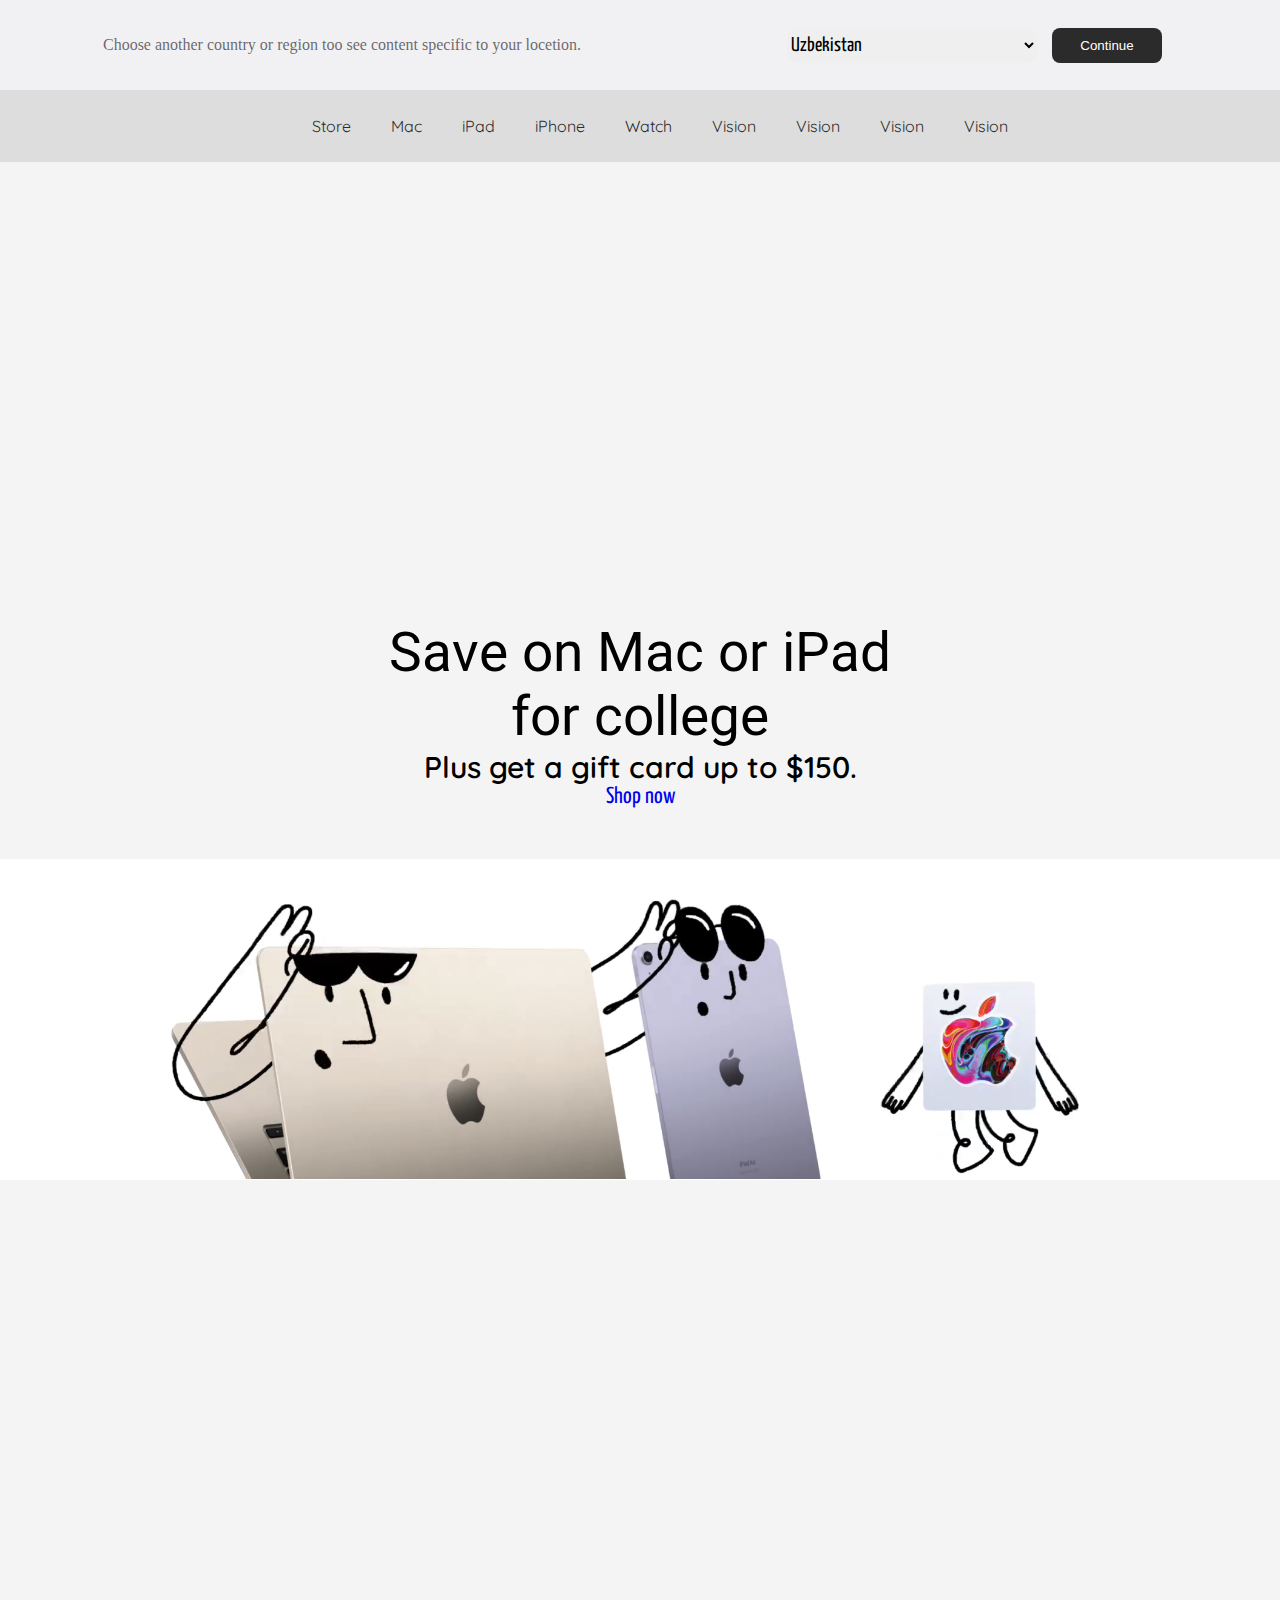
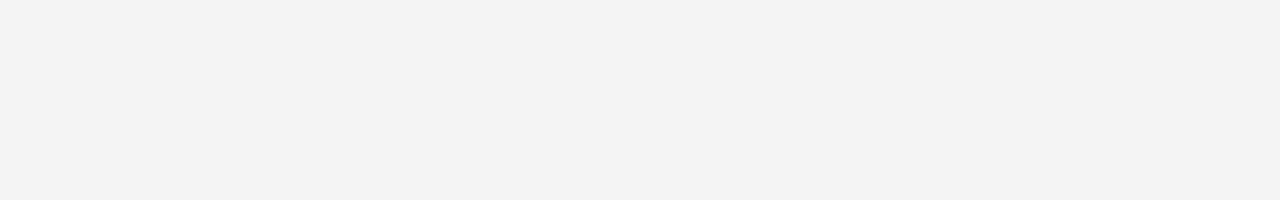
<file: hom_apple/index.html>
<!DOCTYPE html>
<html lang="en">
<head>
    <meta charset="UTF-8">
    <meta http-equiv="X-UA-Compatible" content="IE=edge">
    <meta name="viewport" content="width=device-width, initial-scale=1.0">
    <title>Document</title>
    <link rel="stylesheet" href="style.css">
    <link rel="stylesheet" href="https://cdnjs.cloudflare.com/ajax/libs/font-awesome/6.4.2/css/all.min.css" integrity="sha512-z3gLpd7yknf1YoNbCzqRKc4qyor8gaKU1qmn+CShxbuBusANI9QpRohGBreCFkKxLhei6S9CQXFEbbKuqLg0DA==" crossorigin="anonymous" referrerpolicy="no-referrer" />
</head>
<body>
    <div class="ota">
    <div class="navbarota">
        <div class="navbar">
            <div class="logo">
                <p>Choose another country or region too see content specific to your locetion.</p>
               
            </div>
            <div class="inpt">
                <label for="pets">
                    <i class="fa-solid fa-check"></i>
                <select name="pet" id="pets">
                 
              <option value="" >   Uzbekistan</option>
             <option value="Russia">Russia</option>
             <option value="English">English</option>
      
                </select>
            </label>
             
              
                <button>Continue</button>
             
                  <a href="#"><i class="fa-solid fa-xmark"></i></a>
            </div>
        </div>
        <div class="nav1">
            <ul>
                <li><i class="fa-brands fa-apple"></i></li>
                <li class="nav_item ho"><a href="./store.html" class="nav_link">Store</a></li>

                <li class="nav_item"><a href="./mac.html" class="nav_link">Mac</a></li>
                 
                <li class="nav_item"><a href="#" class="nav_link">iPad</a></li>

                <li class="nav_item"><a href="#" class="nav_link">iPhone</a></li>

                <li class="nav_item"><a href="#" class="nav_link">Watch</a></li>

                <li class="nav_item"><a href="#" class="nav_link">Vision</a></li>

                <li class="nav_item"><a href="#" class="nav_link">Vision</a></li>

                <li class="nav_item"><a href="#" class="nav_link">Vision</a></li>

                <li class="nav_item"><a href="#" class="nav_link">Vision</a></li>

            </ul>
        </div>
    </div>
      <div class="pej1">
        
        <div class="boss">
            <div class="container">
                <div class="text">
                    <h1>Save on Mac or iPad <br> for college</h1>
                    <p>Plus get a gift card up to $150.</p> 
                    <a href="#"> Shop now 
                        <i class="fa-solid fa-greater-than"></i>
                    </a>
                </div>
            </div>
            <div class="janob">
                <video src="bts-header-video-202306.mp4" muted autoplay lop></video>
            </div>
        </div>

        
       
      </div>
    </div>
</body>
</html>
</file>
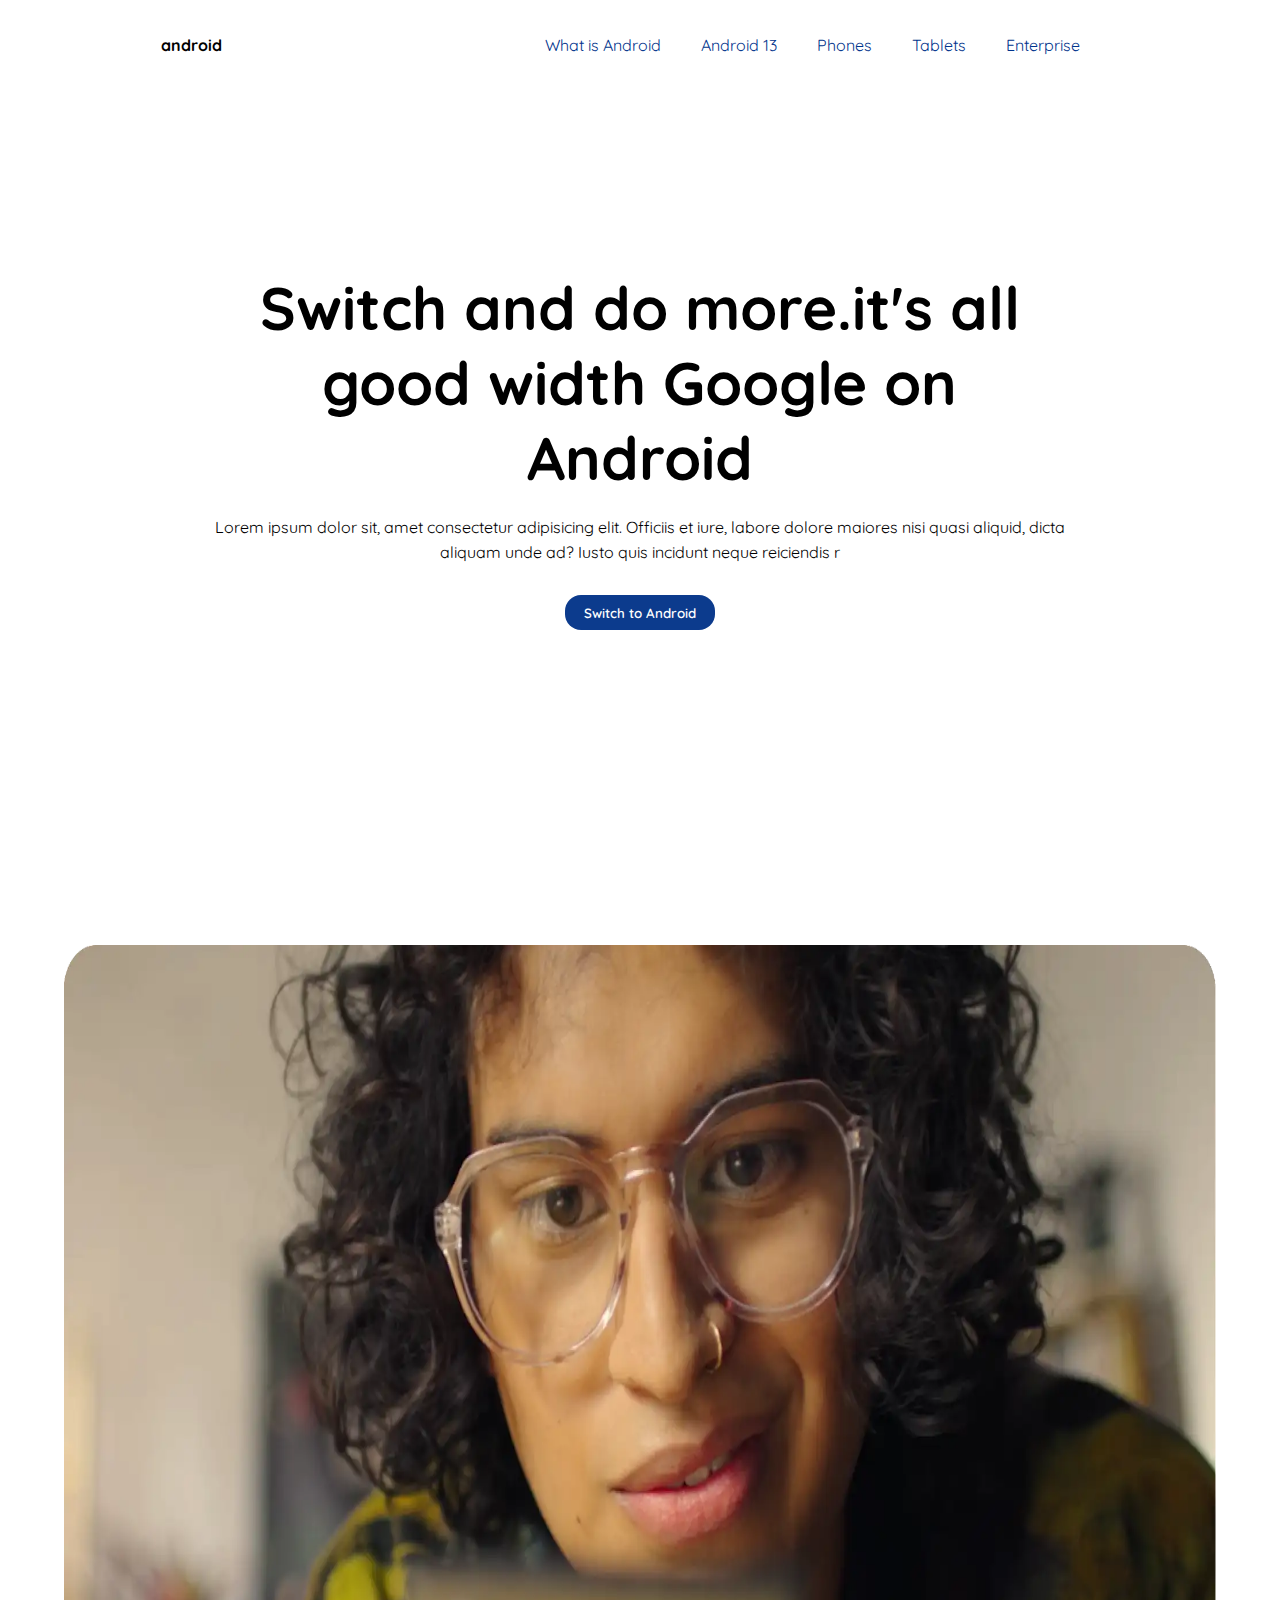
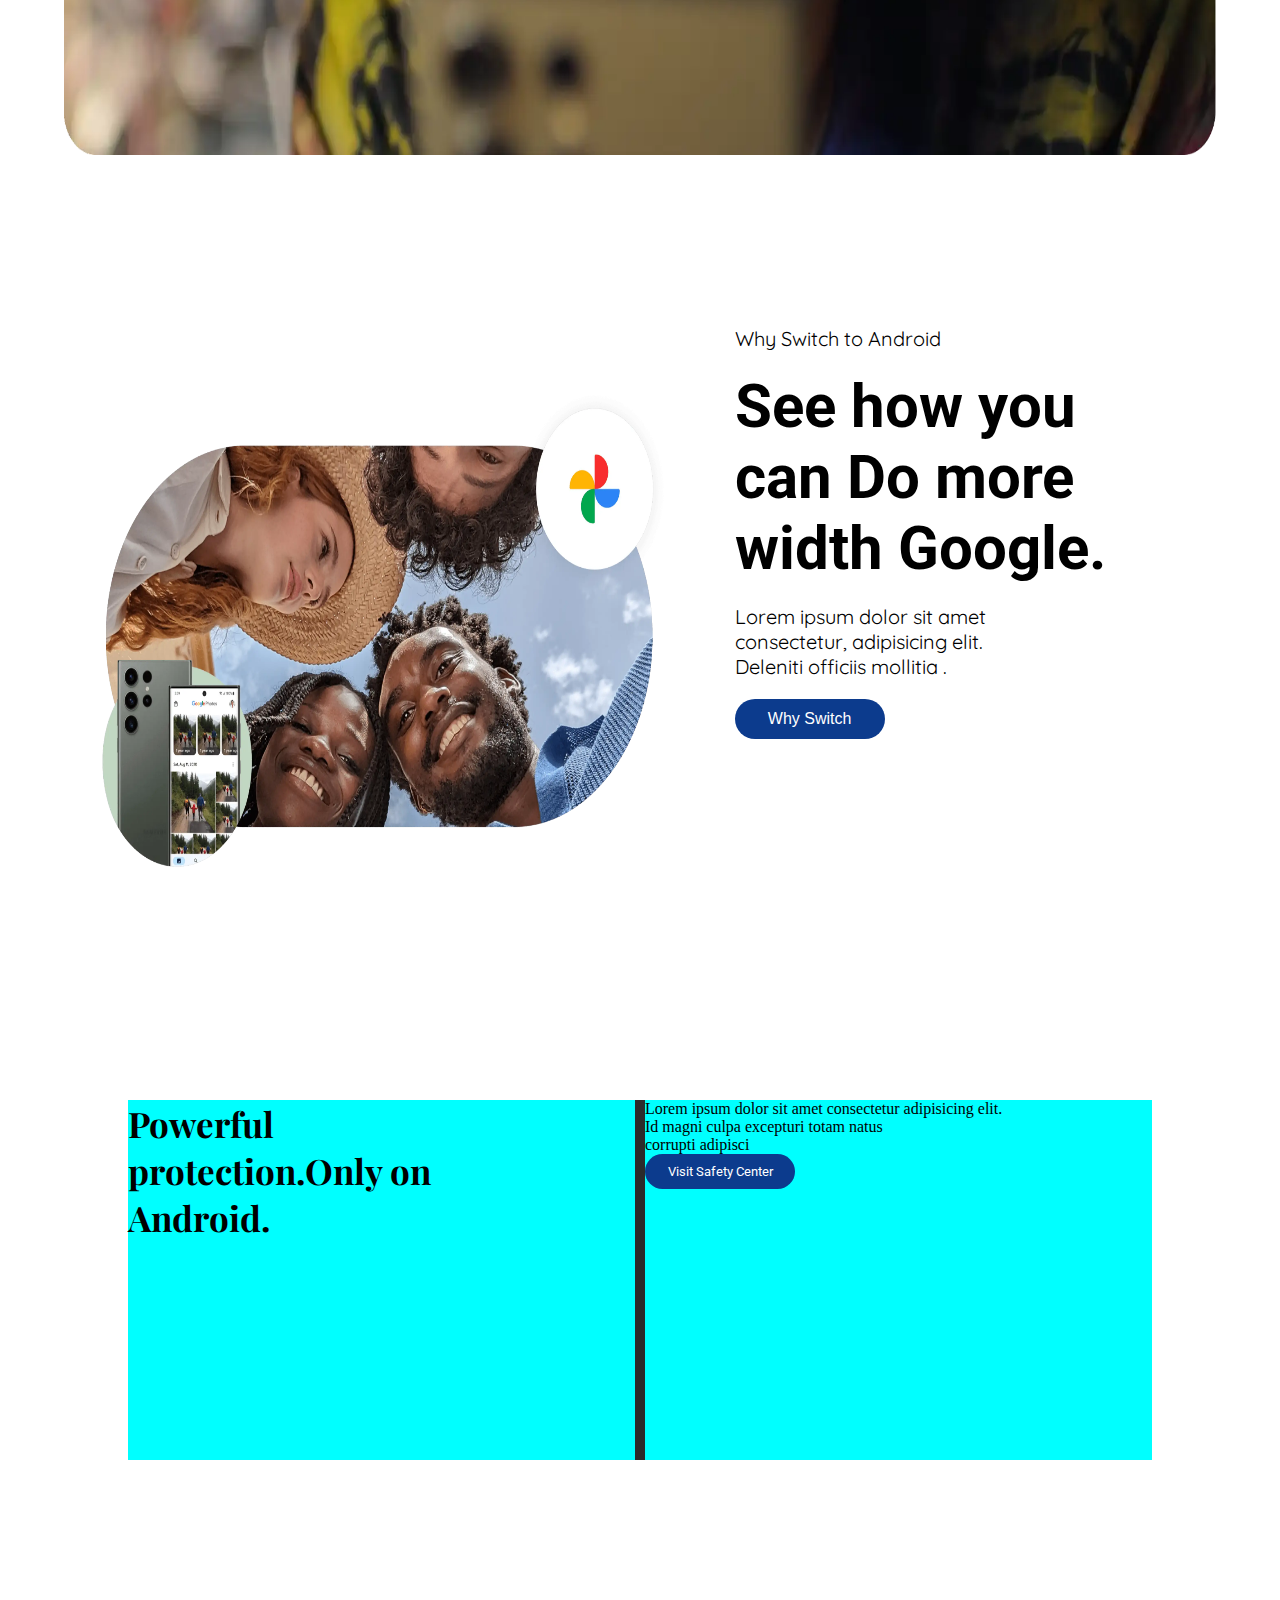
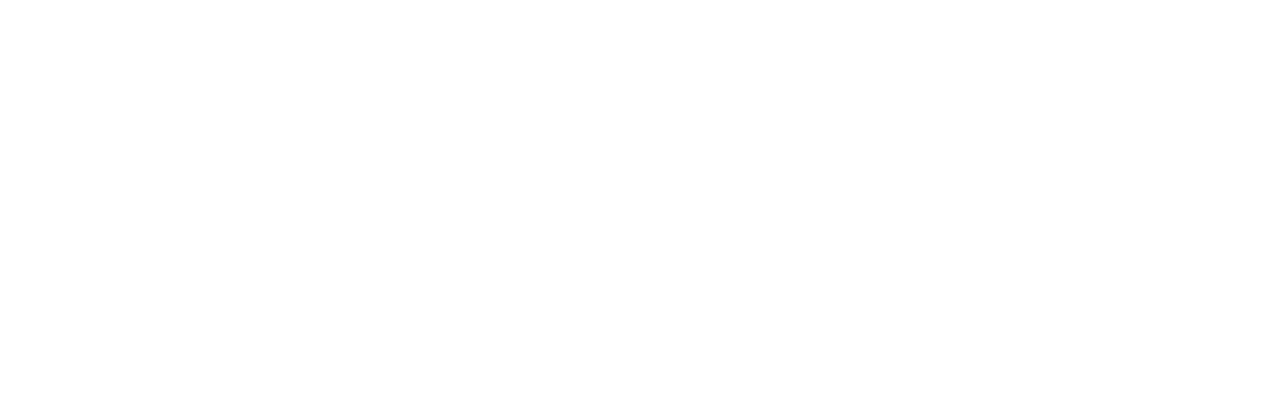
<file: homweb_site/index.html>
<!DOCTYPE html>
<html lang="en">
<head>
    <meta charset="UTF-8">
    <meta http-equiv="X-UA-Compatible" content="IE=edge">
    <meta name="viewport" content="width=device-width, initial-scale=1.0">
    <title>Document</title>
    <link rel="stylesheet" href="style.css">
    <link rel="stylesheet" href="https://cdnjs.cloudflare.com/ajax/libs/font-awesome/6.4.0/css/all.min.css" integrity="sha512-iecdLmaskl7CVkqkXNQ/ZH/XLlvWZOJyj7Yy7tcenmpD1ypASozpmT/E0iPtmFIB46ZmdtAc9eNBvH0H/ZpiBw==" crossorigin="anonymous" referrerpolicy="no-referrer" />
</head>
<body>
    <div class="ota">
        <div class="container">
            <div class="navbar">
                <div class="logo">
                    <span>android</span>
                    <i class="fa-brands fa-android" style="color: #28c34f;"></i>
                </div>
               
                <div class="home">
                    <ul>
                        <li>What is Android </li>
                        <li> Android 13 </li>
                        <li> Phones</li>
                        <li> Tablets</li>
                        <li>Enterprise</li>
                         <a href="#">
                               <i class="fa-solid fa-magnifying-glass"></i>
                        </a>
                    </ul>
                   
                </div>
               
            </div>
            <div class="pej1">
                <div class="hovli">
                    <h1>Switch and do more.it's all <br>
                    good width Google on Android
                    </h1>
                    <br>
                    <p>Lorem ipsum dolor sit, amet consectetur adipisicing elit. Officiis et iure, labore dolore maiores nisi quasi aliquid, dicta aliquam unde ad? Iusto quis incidunt neque reiciendis r</p>
                    <button class="bic";>Switch to Android</button>
                </div>
               
            </div>
            <div class="pej2">
                <div class="rasm">
                    <img src="unnamed.webp" alt="">
                </div>
            </div>
            <div class="pej3">
                <div class="gullar1">
                    <img src="unnamed (2).webp" alt="">
                </div>
                <div class="gullar2">
                   <div class="matnlar">
                    <p>Why Switch to Android</p>
                    <h1>See how you <br> can Do more <br> width Google.</h1>
                    <p>Lorem ipsum dolor sit amet <br> consectetur, adipisicing elit. <br> Deleniti officiis mollitia .</p>
                    <button class="btn">Why Switch</button>
                   </div>
                  
                </div>
            </div>
            <div class="pej4">
                <div class="room">
                    <div class="soz1">
                        <h1>Powerful <br> protection.Only on <br>Android.</h1>
                    </div>
                    <div class="soz1">
                        <p>Lorem ipsum dolor sit amet consectetur adipisicing elit. <br> Id magni culpa excepturi totam natus <br> corrupti adipisci </p>
                        <button class="bux"><span>
                            Visit Safety Center
                        </span></button>
                    </div>
                </div>
            </div>
        </div>
        
    </div>
</body>
</html>
</file>
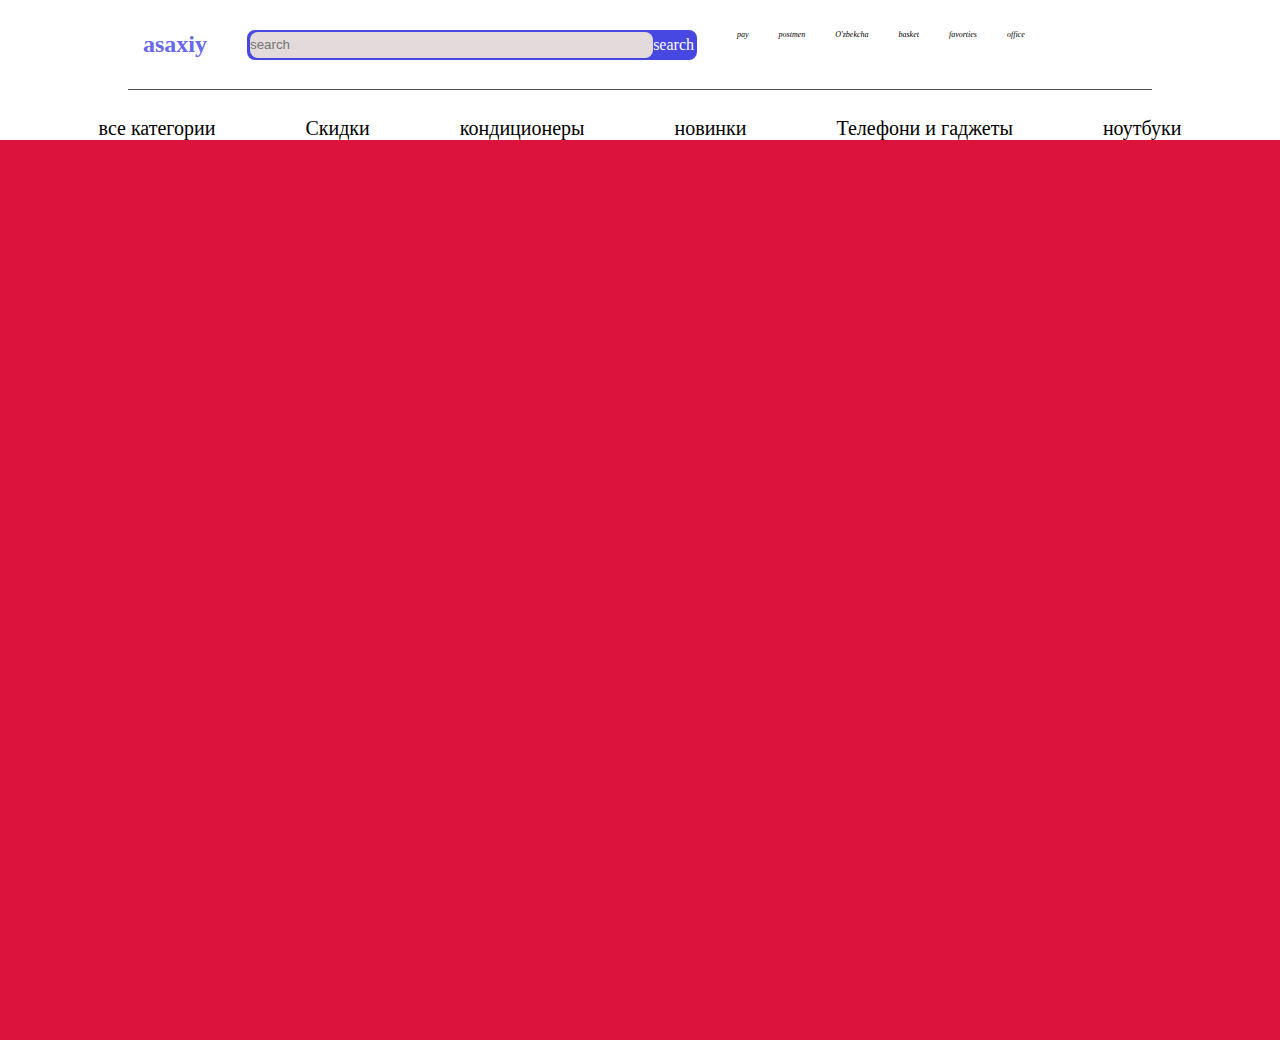
<file: Homwork/index.html>
<!DOCTYPE html>
<html lang="en">
<head>
    <meta charset="UTF-8">
    <meta http-equiv="X-UA-Compatible" content="IE=edge">
    <meta name="viewport" content="width=device-width, initial-scale=1.0">
    <title>Document</title>
    <link rel="stylesheet" href="style.css">
    <link rel="stylesheet" href="https://cdnjs.cloudflare.com/ajax/libs/font-awesome/6.4.2/css/all.min.css" integrity="sha512-z3gLpd7yknf1YoNbCzqRKc4qyor8gaKU1qmn+CShxbuBusANI9QpRohGBreCFkKxLhei6S9CQXFEbbKuqLg0DA==" crossorigin="anonymous" referrerpolicy="no-referrer" />
</head>
<body>
    
    <div class="ota">
        <div class="pejota">
            <div class="container">
                <div class="navbar">
                  <div class="child">
                    <div class="logo"> 
                        <h2>asaxiy</h2>
                    </div>
                    <div class="input">
                        <input class="first" type="text" placeholder="search">
                        <i class="fa-solid fa-magnifying-glass"></i><p>search</p>
                    </div>
                    <div class="iconlar">
                        <i class="fa-solid fa-money-bill-1"><p>pay</p></i>
                        <i class="fa-solid fa-truck">
                            <p>postmen</p>
                        </i>
                        <i class="fa-solid fa-globe">
                            <p>O'zbekcha</p>
                        </i>
                        <i class="fa-solid fa-cart-shopping">
                            <p>basket</p>
                        </i>
                        <i class="fa-regular fa-heart"><p>favorties</p></i>
                        <i class="fa-solid fa-user"><p>office</p></i>
                    </div>
                  </div>
                </div>
                <div class="navbar2">
                    <ul>
                        <li>все категории</li>
                        <li>Скидки</li>
                        <li>кондиционеры</li>
                        <li>новинки</li>
                        <li>Телефони и гаджеты</li>
                        <li>ноутбуки</li>

                    </ul>
                </div>
               

                </div>
                <div class="rek">
            </div>
        </div>
    </div>
</body>
</html>
</file>
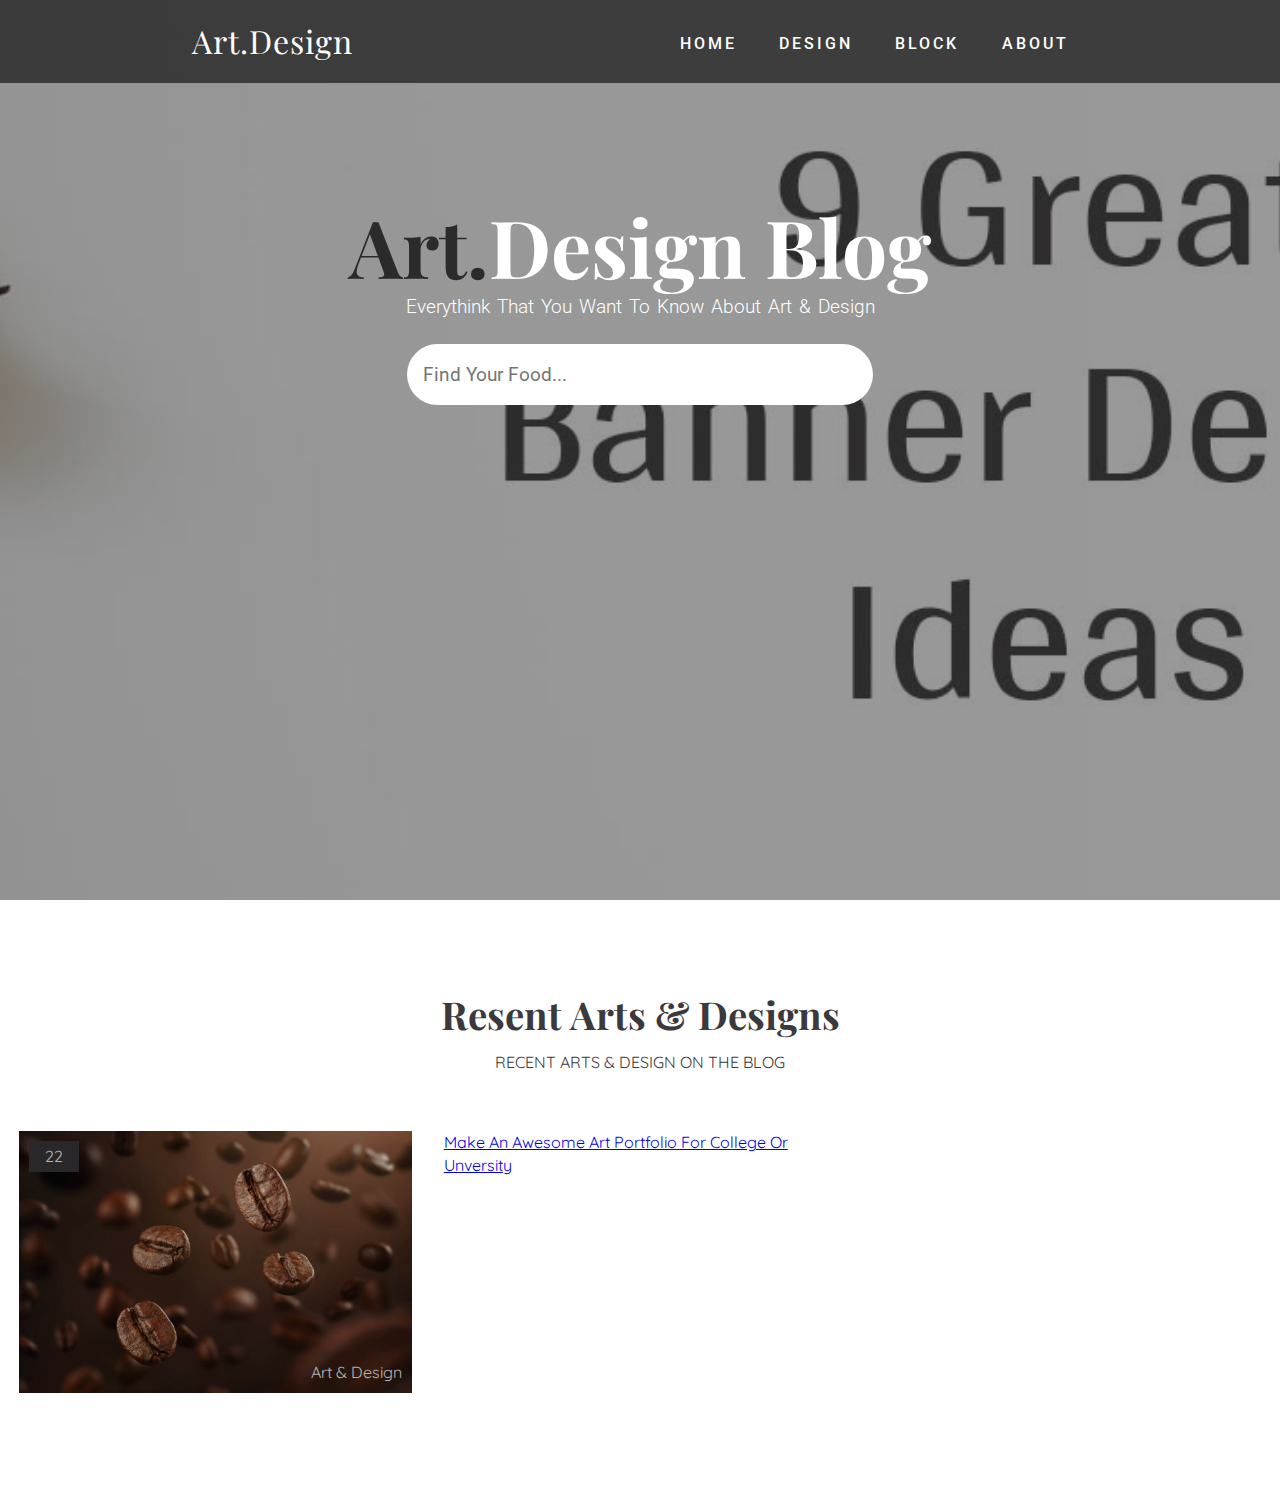
<file: lesson002/index.html>
<!DOCTYPE html>
<html lang="en">
<head>
    <meta charset="UTF-8">
    <meta http-equiv="X-UA-Compatible" content="IE=edge">
    <meta name="viewport" content="width=device-width, initial-scale=1.0">
    <title>Art.Disegn</title>
    <link rel="stylesheet" href="stayl.css">
    <link rel="stylesheet" href="https://cdnjs.cloudflare.com/ajax/libs/font-awesome/6.4.0/css/all.min.css" integrity="sha512-iecdLmaskl7CVkqkXNQ/ZH/XLlvWZOJyj7Yy7tcenmpD1ypASozpmT/E0iPtmFIB46ZmdtAc9eNBvH0H/ZpiBw==" crossorigin="anonymous" referrerpolicy="no-referrer" />
</head>
<body>
    <!-- header section start -->
    <header>
        <nav class="navbar">
            <div class="container">
                <div class="navigation">
                    <div class="logo">
                        <a href="#">Art.Design</a>
                    </div>
                    <div class="navbar-nav">
                        <a href="#">Home</a>
                        <a href="#">Design</a>
                        <a href="#">Block</a>
                        <a href="#">About</a>
                    </div>
                </div>
            </div>
        </nav> <!-- End of navbar -->
        <div class="banner">
            <div class="container">
                <h1 class="banner-title">
                    <span>Art.</span>Design Blog
                </h1>
                <p>Everythink That You Want To Know About  Art & Design</p>
                <form action="">
                    <input type="text" placeholder="find your food..." class="search_input">
                    <button class="search_btn"><i class="fa-solid fa-magnifying-glass"></i></button>
                </form>
            </div>
        </div>
        
    </header>
    <!-- END OF HEADER SECTION -->
    <section class="design" id="design">
       <div class="container">
        <div class="title">
            <h2>Resent Arts & Designs </h2>
            <p>RECENT ARTS & DESIGN ON THE BLOG</p>
        </div>
        <div class="design-content">
            <div class="design-item">
                <div class="design-img">
                    <img src="coffee1.jpg" alt="">
                    <span><i class="far fa-heart"></i>22</span>
                    <span>Art & Design</span>
                </div>
                
            </div>
            <div class="design-title">
                <a href="#">Make An Awesome Art Portfolio For College Or Unversity </a>
            </div>
        </div>
       </div>
    </section>
</body>
</html>
</file>
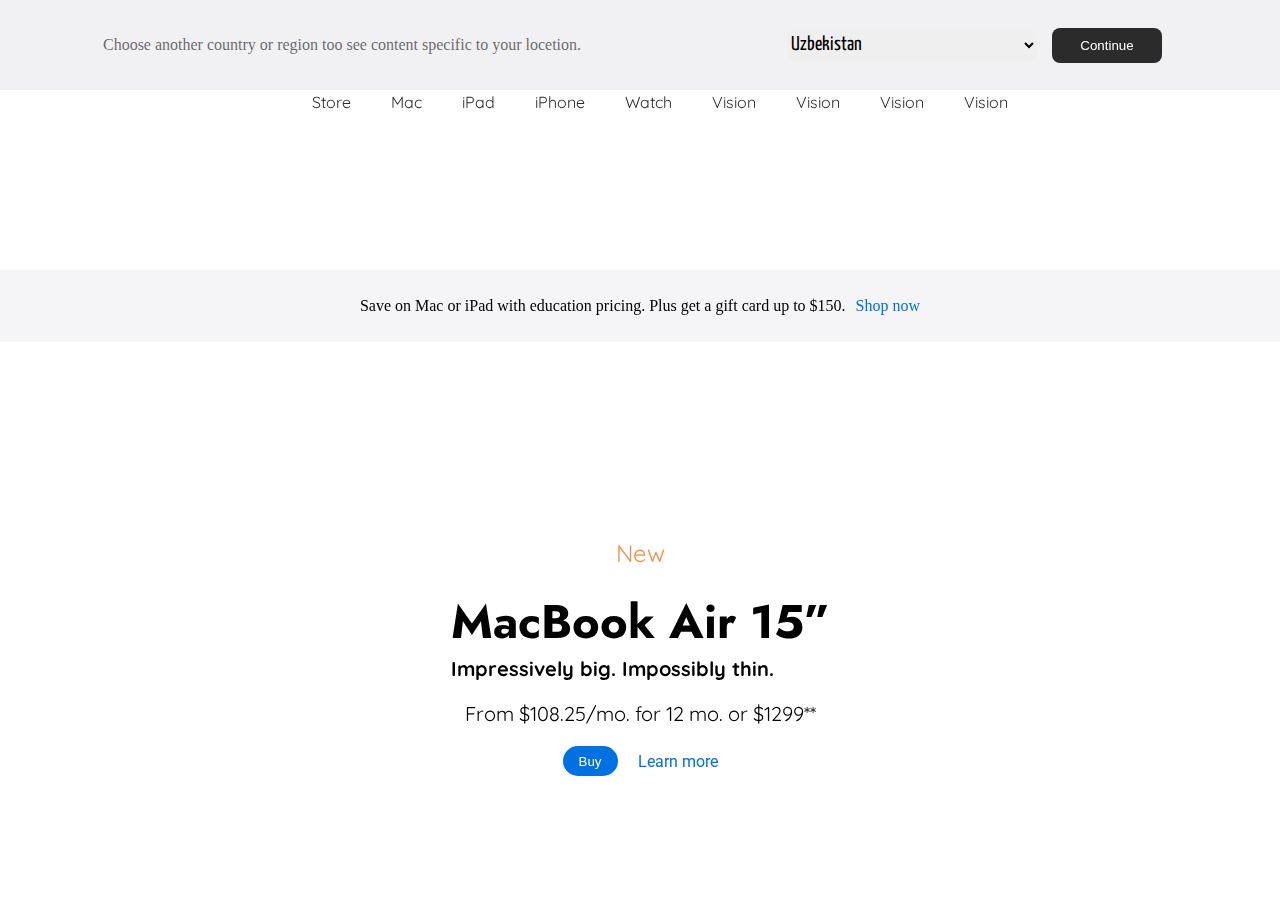
<file: hom_apple/mac.html>
<!DOCTYPE html>
<html lang="en">
<head>
    <meta charset="UTF-8">
    <meta http-equiv="X-UA-Compatible" content="IE=edge">
    <meta name="viewport" content="width=device-width, initial-scale=1.0">
    <title>Document</title>
    <link rel="stylesheet" href="style.css">
    <link rel="stylesheet" href="https://cdnjs.cloudflare.com/ajax/libs/font-awesome/6.4.2/css/all.min.css" integrity="sha512-z3gLpd7yknf1YoNbCzqRKc4qyor8gaKU1qmn+CShxbuBusANI9QpRohGBreCFkKxLhei6S9CQXFEbbKuqLg0DA==" crossorigin="anonymous" referrerpolicy="no-referrer" />
    <style>
.bohor{
    width: 100%;
    height: 20vh;
    background: #fff;
    text-align: center;
     display: flex;
     align-items: center;
     justify-content: center;

}
.bohor ul{
    display: flex;

    gap: 40px;
   
}
.bohor ul li{
    list-style: none;
    font-family: var(--quicksand);
   
}
.bohor ul li a{
    list-style: none;
    text-decoration: none;
    color: var(--exDark);
}
    </style>
</head>
<body>
    <div class="navbarota">
        <div class="navbar">
            <div class="logo">
                <p>Choose another country or region too see content specific to your locetion.</p>
               
            </div>
            <div class="inpt">
                <label for="pets">
                    <i class="fa-solid fa-check"></i>
                <select name="pet" id="pets">
                 
              <option value="" >   Uzbekistan</option>
             <option value="Russia">Russia</option>
             <option value="English">English</option>
      
                </select>
            </label>
             
              
                <button>Continue</button>
             
                  <a href="#"><i class="fa-solid fa-xmark"></i></a>
            </div>
        </div>
        <div class="bohor">
            <ul>
                <li><a href="./index.html">
                    <i class="fa-brands fa-apple"></i>
                </a></li>
                <li class="nav_item ho"><a href="./store.html" class="nav_link">Store</a></li>

                <li class="nav_item"><a href="#" class="nav_link">Mac</a></li>
                 
                <li class="nav_item"><a href="#" class="nav_link">iPad</a></li>

                <li class="nav_item"><a href="#" class="nav_link">iPhone</a></li>

                <li class="nav_item"><a href="#" class="nav_link">Watch</a></li>

                <li class="nav_item"><a href="#" class="nav_link">Vision</a></li>

                <li class="nav_item"><a href="#" class="nav_link">Vision</a></li>

                <li class="nav_item"><a href="#" class="nav_link">Vision</a></li>

                <li class="nav_item"><a href="#" class="nav_link">Vision</a></li>

            </ul>
            <div class="good">
                <a href="#">
                    <i class="fa-solid fa-desktop"></i></a>
                    
                    <a href="#"><i class="fa-solid fa-laptop"></i></a>

                    <a href="#"><i class="fa-solid fa-cash-register"></i></a>

                    <a href="#"><i class="fa-regular fa-hard-drive"></i></a>
            </div>
        </div>
        <div class="luk">
            <p>Save on Mac or iPad with education pricing. Plus get a gift card up to $150.</p>
            <a href="#">Shop now</a>
        </div>
   
    <div class="pejcha">
        <p>New</p>
        <h1>MacBook Air 15”<br>
        <p>Impressively big. Impossibly thin.</p>
        </h1>
        <p>From $108.25/mo. for 12 mo. or $1299**
        </p>
      <div class="div">  <button>Buy</button> <a href="#">Learn more</a></div>
    </div>
</div>
</body>
</html>
</file>
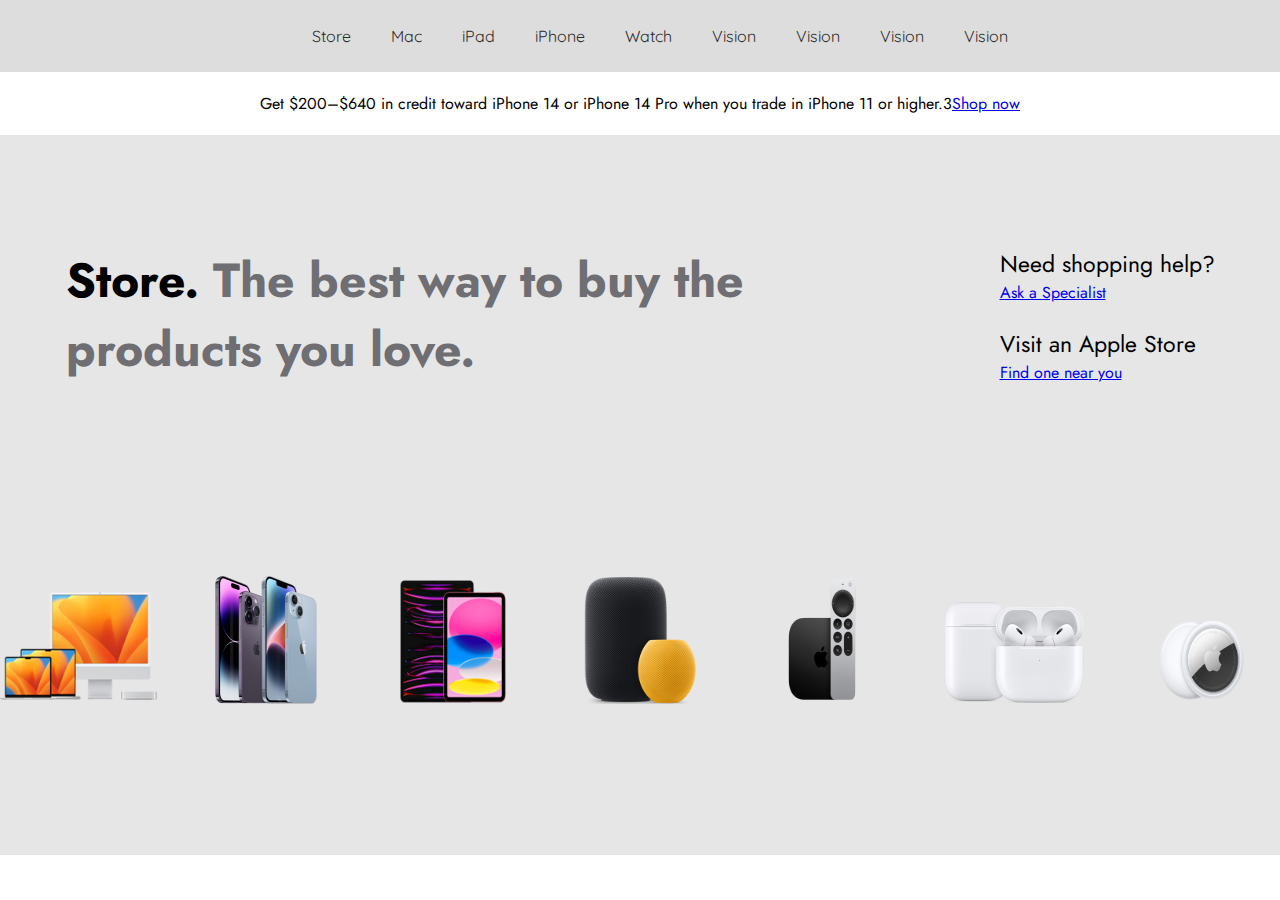
<file: hom_apple/store.html>
<!DOCTYPE html>
<html lang="en">
<head>
    <meta charset="UTF-8">
    <meta http-equiv="X-UA-Compatible" content="IE=edge">
    <meta name="viewport" content="width=device-width, initial-scale=1.0">
    <title>Document</title>
    <link rel="stylesheet" href="style.css">
    <link rel="stylesheet" href="https://cdnjs.cloudflare.com/ajax/libs/font-awesome/6.4.2/css/all.min.css" integrity="sha512-z3gLpd7yknf1YoNbCzqRKc4qyor8gaKU1qmn+CShxbuBusANI9QpRohGBreCFkKxLhei6S9CQXFEbbKuqLg0DA==" crossorigin="anonymous" referrerpolicy="no-referrer" />
    <style>
        /* .bohor{
            
        } */

    </style>
</head>
<body>
    
    <div class="strota">
        <div class="nav1">
            <ul>
                <li>
                    <a href="./index.html"> <i class="fa-brands fa-apple"></i></a>
                   
                </li>
                <li class="nav_item ho ha"><a href="#" class="nav_link">Store</a></li>

                <li class="nav_item"><a href="./mac.html" class="nav_link">Mac</a></li>
                 
                <li class="nav_item"><a href="#" class="nav_link">iPad</a></li>

                <li class="nav_item"><a href="#" class="nav_link">iPhone</a></li>

                <li class="nav_item"><a href="#" class="nav_link">Watch</a></li>

                <li class="nav_item"><a href="#" class="nav_link">Vision</a></li>

                <li class="nav_item"><a href="#" class="nav_link">Vision</a></li>

                <li class="nav_item"><a href="#" class="nav_link">Vision</a></li>

                <li class="nav_item"><a href="#" class="nav_link">Vision</a></li>

            </ul>
        </div>
        <div class="nav2">
            <p>Get $200–$640 in credit toward iPhone 14 or iPhone 14 Pro when you trade in iPhone  11  or higher.3</p>
            <a href="#">Shop now</a>
            <i class="fa-solid fa-greater-than"></i>
        </div>
        <div class="room">
            
             <div class="wear">
               <div class="matn1">
                <h1>Store. <span>The best way to buy the <br> products you love.</span></h1>
               </div>
               <div class="matn1">
                <p>Need shopping help?</p>
                <a href="#">Ask a Specialist</a>
                <br><br>
                <p>Visit an Apple Store</p>
                <a href="#">Find one near you</a>
               </div>
            </div>
        <div class="rasmlar">
               
            <div class="rasmcha">
                <img src="store-card-14-16-mac-nav-202301.png" alt="">
            </div>
            <div class="rasmcha">
                <img src="store-card-13-iphone-nav-202209_GEO_US.png" alt="">
            </div>
          
            <div class="rasmcha">
                <img src="store-card-13-ipad-nav-202210.png" alt="">
            </div>
            <div class="rasmcha">
                <img src="store-card-13-homepod-nav-202301.png" alt="">
            </div>
            <div class="rasmcha">
                <img src="store-card-13-appletv-nav-202210.png" alt="">
            </div>
            <div class="rasmcha">
                <img src="store-card-13-airpods-nav-202209.png" alt="">
            </div>
            <div class="rasmcha">
                <img src="store-card-13-airtags-nav-202108.png" alt="">
            </div>
           
        </div>
        </div>
    </div>
</body>
</html>
</file>
<file: hom_apple/style.css>
@import url('https://fonts.googleapis.com/css2?family=Exo+2:ital,wght@0,400;0,700;1,500;1,700&family=Jost:wght@400;500&family=Playfair+Display:wght@400;500;600;700&family=Quicksand:wght@400;500;600;700&family=Roboto:ital,wght@0,500;0,700;0,900;1,400&family=Yanone+Kaffeesatz:wght@300;400&display=swap');

@import url('https://fonts.googleapis.com/css2?family=Playfair+Display:wght@400;500;600;700&family=Quicksand:wght@400;500;600;700&family=Roboto:ital,wght@0,500;0,700;0,900;1,400&display=swap');

:root{
    --Playfair: 'Playfair Display', serif;
    --quicksand:  'Quicksand', sans-serif;
    --roboto:  'Roboto', sans-serif;
    --dark: #3c393d;
    --exDark: #2b2b2b;
    --jost:    "jost";
    --exo2: 'Exo2';
    --yanona: 'Yanone Kaffeesatz';
}
*{
    padding: 0;
    margin: 0;
    box-sizing: border-box;

}
.navbarota{
    width: 100%;
    height: 15vh;
    position: fixed;
   }
.navbar{
    width: 100%;
    height: 10vh;
    background-color: rgb(241,241,243);
    display: flex;
    justify-content: space-around;
    align-items: center;

}
.logo p{
    color: #3c393dbf;
}
.inpt select{
    width: 250px;
    height: 35px;
    border-radius: 10px;
    border: none;
    font-family: var(--yanona);
    font-size: 20px;
}
.inpt button{
    width: 110px;
    height: 35px;
    background: var(--exDark);
    color: #fff;
    border-radius: 8px;
    border: none;
}
.inpt{
    display: flex;
    align-items: center;
    gap: 15px;
}
.inpt a{
    font-size: 28px;
    color: #2b2b2b;
  
}
.nav1{
    width: 100%;
    height: 8vh;
    background: #ddd;
    text-align: center;
     display: flex;
     align-items: center;
     justify-content: center;

}
.nav1 ul{
    display: flex;

    gap: 40px;
   
}
.nav1 ul li{
    list-style: none;
    font-family: var(--quicksand);
   
}
.nav1 ul li a{
    list-style: none;
    text-decoration: none;
    color: var(--exDark);
}
.nav_item{
    width: 100%;
    height: 70%;
    /* position: relative; */
}
.ho::before{
  content: " shop ";
  position: absolute;
  top: -80%;
  left: 0;

  width: 100%;
  height: 70%;
  background: #fff;
  transition: .5s;
}
.ho:hover::before{
    top: 15%;
}


  .pej1{
    width: 100%;
    height: 200vh;
    background: rgba(241, 241, 243, 0.808);
    display: flex;
    align-items: center;
    justify-content: center;
  }
  .container{
    width: 60%;
    height: 40%;
    /* background-color: red; */
  }
  .text h1{
    font-family: var(--roboto);
    text-align: center;
    font-size: 55px;
    font-weight: 400;
  }
  .text{
    text-align: center;
  }
  .text p{
    text-align: center;
    font-size: 30px;
    font-family: var(--quicksand);
    font-weight: 600;

  }
  .text a{
    font-size: 23px;
    font-family: var(--yanona);
    text-decoration: none;
  }
  .text a:hover{
    border-bottom: 2px solid blue;
  }
  .text i{
    font-size: 14px;
  }
  .janob{
    width: 70%;
    height: 100%;
    
  }
  .boss{
    display: flex;
    align-items: center;
    flex-direction: column;
    gap: 50px;
  }
  .janob video{
    width: 80%;
    height: 80%;
    
  }
  .janob{
    width: 100%;
    height: 60%;
    display: flex;
    justify-content: center;
    background: #fff;
    
  }
  .nav2{
    width: 100%;
    height: 7vh;
    background: #fff;
    display: flex;
    font-family: var(--jost);
    justify-content: center;
    align-items: center;
    /* gap: 20px; */
  }
  .room{
    width: 100%;
    height: 80vh;
    background: rgba(161, 161, 163, 0.263);
    display: flex;
    flex-direction: column;
  }
  .wear{
    width: 100%;
    height: 50%;
    /* background: rgba(255, 0, 0, 0.345); */
    display: flex;
    gap: 20%;
    justify-content: center;
    align-items: center;
    font-family: var(--jost);
   
  
  }
  .matn1 h1{
     font-size: 48px;    
  }
  .matn1 span{
    color: rgb(110,110,115) ;
  }
  .matn1 p{
    font-size: 23px;
  }
  .rasmlar{
    width: 100%;
    height: 40%;
    /* background: yellow; */
    display: flex;
    justify-content: center;
    align-items: center;
    gap: 30px;
  }
  .rasmcha{
    width: 200px;
    height: 130px;
    /* background-color: blue; */
  
  }

  .rasmcha img{
    width: 100%;
    height: 100%;
    background-position: center;
    background-repeat: no-repeat;
    background-size: cover;

  }
  .good{
    width: 100%;
    height: 70%;
    /* background: blue; */
    display: flex;
    justify-content: space-around;
  }
  .bohor{
    flex-direction: column;
    gap: 30px;
  }
  .good i{
  font-size: 50px;
  color: black;
  }
  .luk{
    width: 100%;
    height: 8vh;
    background: rgb(245,245,247);
    
    display: flex;
    justify-content: center;
    align-items: center;
    gap: 10px;
  }
  .luk a{
    text-decoration: none;
    color: rgb(0,113,227);
  }
  .luk a:hover{
    border-bottom: 2px solid rgb(0,113,227);
  }
  .pejcha{
    width: 100%;
    height: 70vh;
    /* background-color: crimson; */
    display: flex;
    align-items: center;
    justify-content: center;
    flex-direction: column;
    gap: 20px;
  }
  .pejcha p:nth-child(1){
     color: rgb(247,143,72);
     font-family: var(--quicksand);
     font-size: 24px;
  }
  .pejcha p:last-of-type{
    font-family: var(--quicksand);
    font-size: 20px;
  }
  .pejcha h1{
    font-size: 47px;
    font-family: var(--jost);
  }
  .div{
    display: flex;
    align-items: center;
    gap: 20px;
    font-family: var(--roboto);

  }
  .div a{
    text-decoration: none;
    color: rgb(0,113,227);
  }
  .div a:hover{
    border-bottom: 2px solid rgb(0,113,227);
  }
  .div button{
    width: 55px;
    height: 30px;
    border-radius: 15px;
    border: none;
    background-color: rgb(0,113,227);
    color: #fff;
    cursor: pointer;
    
  }
</file>
<file: homweb_site/style.css>
@import url('https://fonts.googleapis.com/css2?family=Playfair+Display:wght@400;500;600;700&family=Quicksand:wght@400;500;600;700&family=Roboto:ital,wght@0,500;0,700;0,900;1,400&display=swap');

:root{
    --Playfair: 'Playfair Display', serif;
    --quicksand:  'Quicksand', sans-serif;
    --roboto:  'Roboto', sans-serif;
    --dark: #3c393d;
    --exDark: #2b2b2b;
}

*{
    padding: 0;
    margin: 0;
    box-sizing: border-box;

}
.logo i{
    font-size: 22px;
}
.logo{
    display: flex;
    gap: 2px;
    font-family: var(--quicksand);
    font-weight: 900;
}
.navbar{
    width: 100%;
    height: 10vh;
    background: #fff ;
    display: flex;
    justify-content: space-around;
    align-items: center;
    position: fixed;
    
 
}
.home ul{
display: flex;
text-decoration: none;
gap: 40px;
}
.home ul li{
    display: flex;
    text-decoration: none;
    font-family: var(--quicksand);
   color: rgb(0, 51, 140);
}
.pej1{
    width: 100%;
    height: 100vh;
    /* background-color: cadetblue; */
    display: flex;
    align-items: center;
    justify-content: center;
    flex-direction: column;
    gap: 20px;
}
.hovli{
    width: 68%;
    height: 40%;
    /* background: blue; */
    text-align: center;
    font-family: var(--quicksand);
}
.hovli h1{
    font-weight:bolder;
    font-size: 60px;
    /*   */
}
.hovli p{
    line-height: 25px;
}
.bic{
    width: 150px;
    height: 35px;
    border-radius: 16px;
    border: none;
    margin-top: 30px;
    background-color: rgb(12, 59, 141);
    color: #fff;
    font-family: var(--quicksand);
    font-weight: 600;
}
.pej2{
    width: 100%;
    height: 100vh;
    display: flex;
    align-items: center;
    justify-content: center;
}
.rasm{
    width: 90%;
    height: 90%;
   
    border-radius: 20px;
    

}
.rasm img{
    width: 100%;
    height: 100%;

    background-position: center;
    background-repeat: no-repeat;
    background-size: cover;
}
.pej3{
    width: 100%;
    height: 100vh;
    display: flex;
    align-items: center;
    justify-content: center;
    
    gap: 10px;

}
.gullar1{
    width: 50%;
    height: 90%;
    /* background: red; */
    display: flex;
    justify-content: center;
    align-items: center;
   

}
.gullar1 img{
    width: 90%;
    height: 65%;
    background-position: center;
    background-repeat: no-repeat;
    background-size: cover;
}
.gullar2{
    width: 40%;
    height: 90%;
    /* background: red; */
    display: flex;
    align-items: center;
    justify-content: center;
   

}
.matnlar{
    width: 90%;
    height: 80%;
    /* background-color: blue; */
    display: flex;
    flex-direction: column;
    gap: 20px;
}
.matnlar h1{
   font-family: var(--roboto);
  font-size: 60px;
}
.matnlar p{
    font-family: var(--quicksand);
     font-size: 20px;
}
.btn{
    width: 150px;
    height: 40px;
    border-radius: 20px;
    border: none;
    background-color: rgb(12, 59, 141);
    color: #fff;
    font-size: var(--roboto);

}
.pej4{
    widows: 100%;
    height: 100vh;
    display: flex;
    /* align-items: center; */
    justify-content: center;
}
.room{
    width: 80%;
    height: 40%;
    background-color: var(--exDark);
    display: flex;
    gap: 10px;
     

}
.soz1{
    width: 50%;
    height: 100%;
    background-color: aqua;
    /* line-height: 20px; */
}
.soz1 h1{
 font-family: var(--Playfair);
 font-size: 35px;
}
.bux{
    width: 150px;
    height: 35px;
    border-radius: 20px;
    border: none;
    background-color: rgb(12, 59, 141) ;
    color: #fff;
    font-family: var(--roboto);
    position: relative;
    overflow: hidden;
}
.bux::before{
    content: "";
    position: absolute;
    top: 0;
    left: -100%;

    width: 100%;
    height: 100%;
    background: yellowgreen;
    transition: .5s;
    border-radius: 20px;
   
}
.bux:hover::before{
    left: 0;
    color: #fff;
}
.bux:hover span{
    color: black;
}
</file>
<file: Homwork/style.css>
*{
    padding: 0;
    margin: 0;
    box-sizing: border-box;
}
.pejota{
    width: 100%;
    height: 100vh;
    /* background-color: green; */
}
.navbar{
    width: 100%;
    height: 13vh;
    background-color: #FFF;
    display: flex;
    justify-content: center;
  
    /* align-items: center;
    justify-content: center; */
}
.child{
    width: 80%;
    height: 10vh;
    background-color: #FFF;
    display: flex;
    gap: 40px;
    align-items: center;
    justify-content: center;
    border-bottom: #302b2b;
    border-bottom: 1px solid #5a5050;
}
.logo{
    color: rgb(104, 104, 236);
}
.input{
    width: 450px;
    height: 30px;
    background-color: rgb(71, 71, 226);
    display: flex;
    border: 3px solid  rgb(71, 71, 226);
    /* flex-wrap: wrap; */
    align-items: center;
    justify-content: flex-start;
    /* gap: 0px; */
    border-radius: 8px;
    color: #fff;
    cursor: pointer;
    
}
.input input{
    height: 26px;
    width: 200px;
    border-radius: 8px;
    border: none;
    background-color: #e3dbdb;
}
.iconlar{
    /* background-color: red; */
    width: 400px;
    height: 30px;
    display: flex;
    gap: 30px;
   
}
.iconlar i{
   font-size: 30px;
}
.iconlar p{
 font-size: 8px;
}
.first {
    flex: 1;
    /* order: 3; */
}
.navbar2{
   width: 100%;
   
    /* background-color: aqua; */
}
.navbar2 ul{
    display: flex;
    align-items: center;
    justify-content: center;
    gap: 90px;
}
.navbar2 ul li{
   list-style: none;
   font-size: 20px;
   font-style:unset;
}
.rek{
    width: 100%;
    height: 100%;
    background-color: crimson;
}
</file>
<file: lesson002/stayl.css>
@import url('https://fonts.googleapis.com/css2?family=Playfair+Display:wght@400;500;600;700&family=Quicksand:wght@400;500;600;700&family=Roboto:ital,wght@0,500;0,700;0,900;1,400&display=swap');
 

:root{
    --Playfair: 'Playfair Display', serif;
    --quicksand:  'Quicksand', sans-serif;
    --roboto:  'Roboto', sans-serif;
    --dark: #3c393d;
    --exDark: #2b2b2b;
}
*{
    padding: 0;
    margin: 0;
    box-sizing: border-box;
    font-family: var(--quicksand);
    /* font-size: 1ex; */
}
body{
    line-height: 1.4;
    color: var(--dark);

}
img{
    width: 100%;
    display: block;
}
.container{
    max-width: 1320px;
    margin: 0 auto;
    padding: 0 1.2rem;
}
/* header section stayle start */
header{
    height: 100vh;
    background: linear-gradient(rgba(0,0,0,0.4), rgba(0,0,0,0.4)), url(blog-img1.jpg) center/cover no-repeat fixed;
   
    }
    .navbar{
        background: rgba(0,0,0,0.6);
        padding: 1.2rem;
    }
    .navigation{
        display: flex;
        justify-content: space-around;
    }
    .navigation .logo a{
        color: #fff;
        font-size: 2rem;
        display: block;
        text-decoration: none;
        font-family: var(--Playfair);
        letter-spacing: 1px;
        
    }
    .navbar-nav{
        padding: 0.8rem 0 0.2rem 0;
        
    }
    .navbar-nav a{
        text-transform: uppercase;
        font-family: var(--roboto);
        letter-spacing: 3px;
        font-weight: 500;
        color: #ffff;
        text-decoration: none;
        display: inline-block;
        padding-right: 1.2rem;
        padding-left: 1.2rem;
        transition: opacity 0.5s ease;
    }
    .navbar-nav a:hover{
        opacity: 0.7;
    }
    .banner{
        display: flex;
        justify-content: center;
        text-align: center;
        color: #ffff;
        margin-top: 9%;
    }
    .banner-title{
        font-size: 5rem;
        font-family: var(--Playfair);
        line-height: 1.2;
    }
    .banner-title span{
        font-family: var(--Playfair);
        color: var(--exDark);
    }
    .banner p{
        padding-left: 1rem 0 2rem 0;
        font-size: 1.2rem;
        text-transform: capitalize;
        font-family: var(--roboto);
        font-weight: 300;
        word-spacing: 2px;

    }
    .banner form{
        background: #ffff;
        border-radius: 2rem;
        padding: 0.6rem 1rem;
        display: flex;
        justify-content: space-between;
        margin-top: 1.4rem;
        width: 80%;
        margin-left: auto;
        margin-right: auto;
    }
    .search_input{
        font-family: var(--roboto);
        font-size: 1.2rem;
        outline: none;
        padding: 0.6rem 0;
        border: none;

    }
    .search_input::placeholder{
        text-transform: capitalize;
    }
    .search_btn{
        width: 40px;
        font-size: 1.2rem;
        color: var(--dark);
        border: none;
        background-color: transparent;
        outline: none;
        cursor: pointer;
    }
    /* END OF HEADER STYLING */
    /* START DESIGN STYLING */
    .design{
        padding: 4.5rem 0;

    }
    .title{
        text-align: center;
        padding: 1rem 0;
    }
    .title h2{
        font-family: var(--Playfair);
        font-size: 2.4rem;
    }
    .title p{
        text-transform: uppercase;
        padding: 0.6rem 0;
    }
    .design-content{
        margin: 2rem 0;
        display: grid;
        grid-template-columns: repeat(3, 1fr);
        gap: 2rem;
        
    }
    .design-item{
        cursor: pointer;
        margin: 0;
    }
    .design-img{
        overflow: hidden;

        position: relative;

    }
    .design-img::after{
        position: absolute;
        content: "";
        top: 0;
        left: 0;
        width: 100%;
        height: 100%;
        background: rgba(0, 0, 0, 0.3);

    }
    .design-img img{
        transition: all .5s ease;
    }
    .design-item:hover img{
        transform: scale(1.2);
    }
    .design-img span:first-of-type{
        position: absolute;
        content: "";
        top: 10px;
        left: 10px;
        background: var(--dark);
        padding: 0.25rem 1rem;
        color: #ffff
    }
    .design-img span:last-of-type{
        position: absolute;
        bottom: 10px;
        right: 10px;
        color: #fff;
    }
</file>
